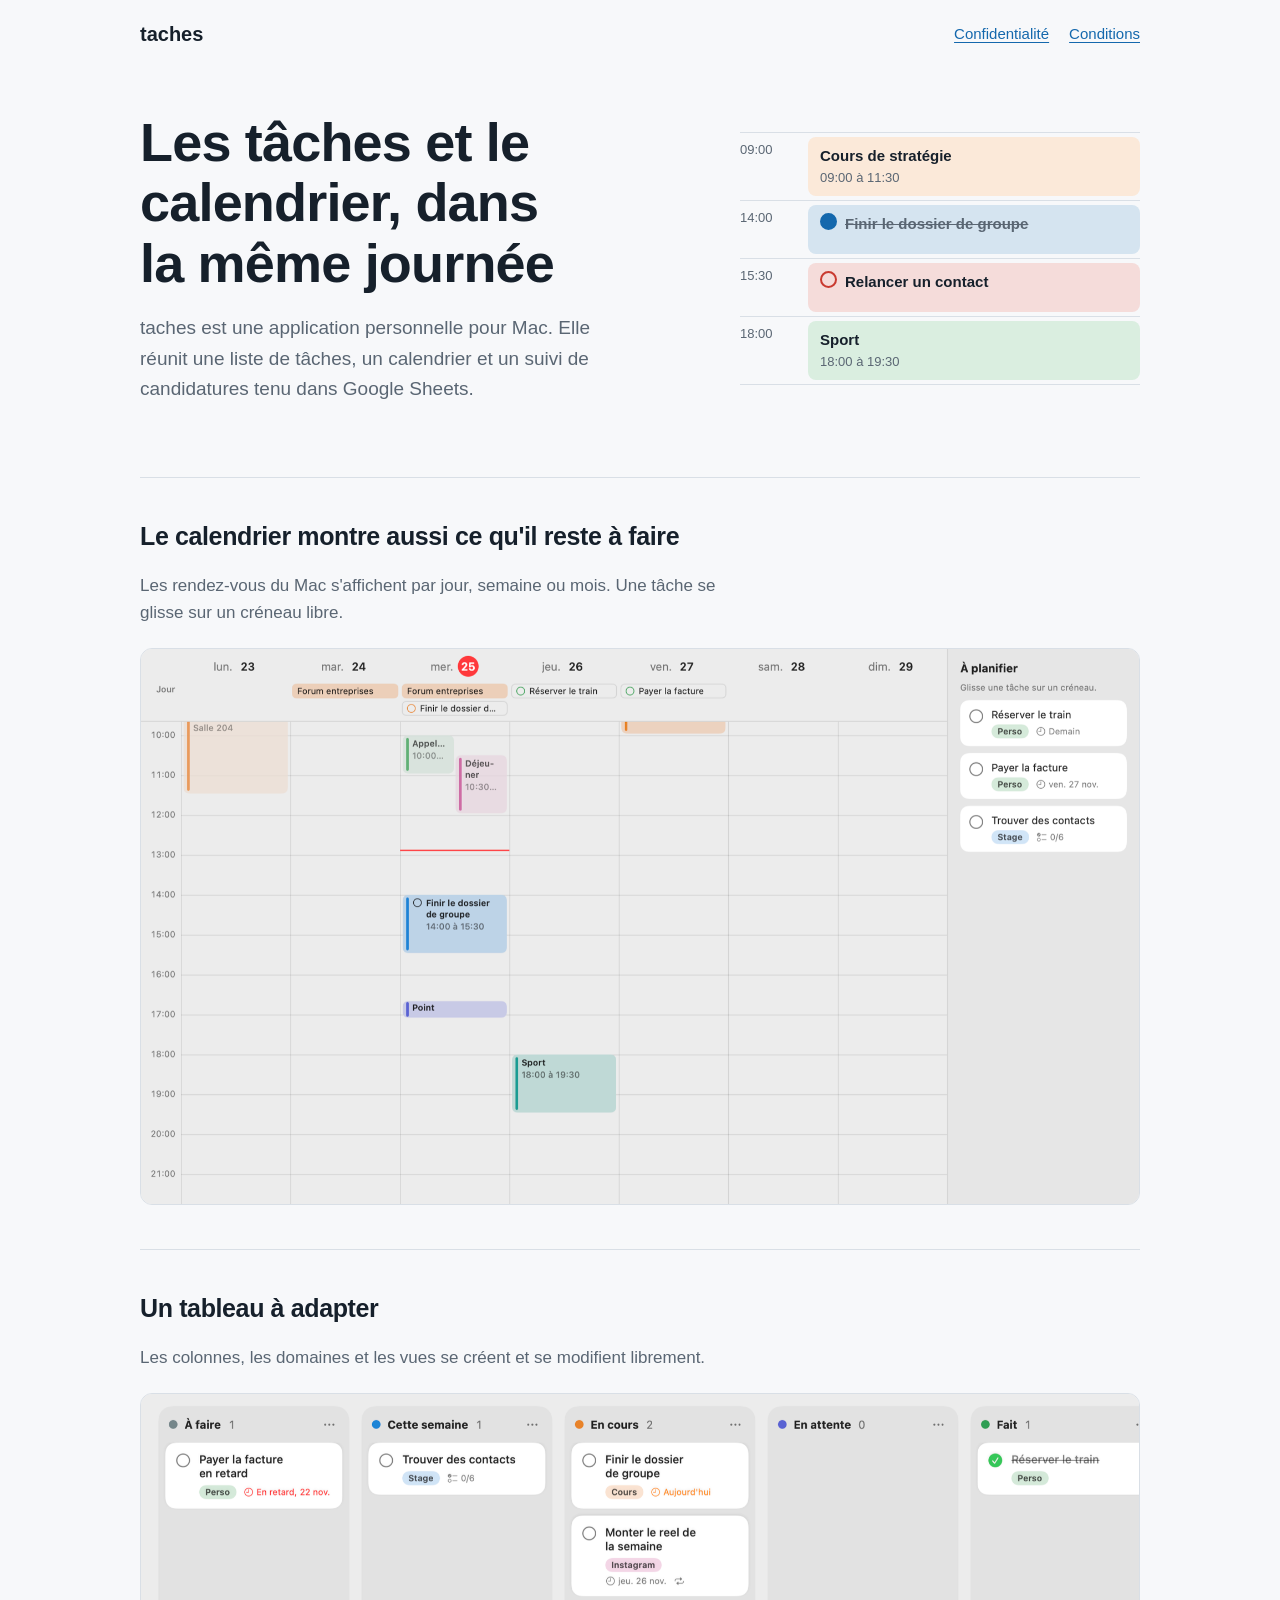
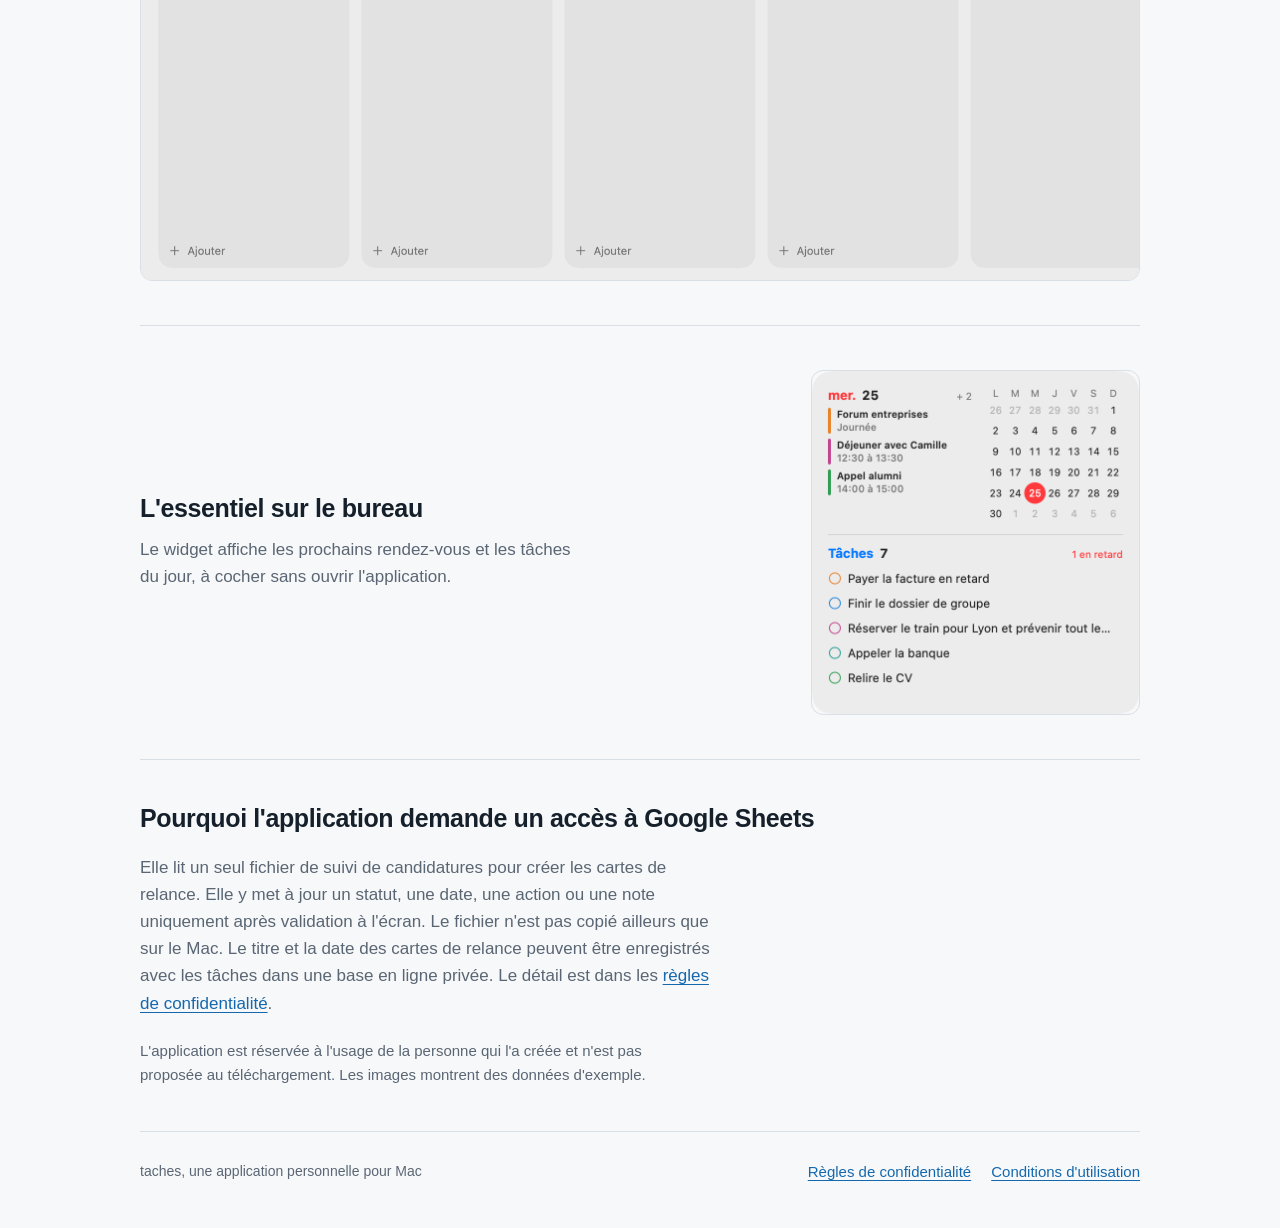
<file: index.html>
<!doctype html>
<html lang="fr">
<head>
<meta charset="utf-8">
<meta name="viewport" content="width=device-width,initial-scale=1,viewport-fit=cover">
<title>taches</title>
<meta name="description" content="Une application personnelle pour Mac qui réunit tâches, calendrier et suivi de candidatures.">
<meta name="color-scheme" content="light dark">
<link rel="stylesheet" href="style.css">
</head>
<body>
<div class="page">
<header><a class="nom" href="./">taches</a>
<nav aria-label="Pages"><a href="confidentialite.html">Confidentialité</a><a href="conditions.html">Conditions</a></nav></header>
<main>
<section class="accueil">
<div class="mots"><h1>Les tâches et le calendrier, dans la même journée</h1>
<p>taches est une application personnelle pour Mac. Elle réunit une liste de tâches, un calendrier et un suivi de candidatures tenu dans Google Sheets.</p></div>
<ul class="jour" aria-label="Exemple de journée">
<li><time>09:00</time><div class="bloc" style="--c:var(--orange)">Cours de stratégie<small>09:00 à 11:30</small></div></li>
<li><time>14:00</time><div class="bloc tache fait" style="--c:var(--bleu)">Finir le dossier de groupe</div></li>
<li><time>15:30</time><div class="bloc tache" style="--c:var(--rouge)">Relancer un contact</div></li>
<li><time>18:00</time><div class="bloc" style="--c:var(--vert)">Sport<small>18:00 à 19:30</small></div></li>
</ul>
</section>
<section class="partie"><h2>Le calendrier montre aussi ce qu'il reste à faire</h2>
<p>Les rendez-vous du Mac s'affichent par jour, semaine ou mois. Une tâche se glisse sur un créneau libre.</p>
<img src="calendrier.png" width="1800" height="1002" alt="Vue semaine du calendrier, avec les tâches à planifier sur la droite. Données d'exemple."></section>
<section class="partie"><h2>Un tableau à adapter</h2>
<p>Les colonnes, les domaines et les vues se créent et se modifient librement.</p>
<img src="kanban.png" alt="Tableau de tâches en colonnes. Données d'exemple."></section>
<section class="partie duo"><div class="mots"><h2>L'essentiel sur le bureau</h2>
<p>Le widget affiche les prochains rendez-vous et les tâches du jour, à cocher sans ouvrir l'application.</p></div>
<img src="widget.png" width="658" height="690" alt="Widget avec rendez-vous, mois et tâches du jour. Données d'exemple."></section>
<section class="partie"><h2>Pourquoi l'application demande un accès à Google Sheets</h2>
<p>Elle lit un seul fichier de suivi de candidatures pour créer les cartes de relance. Elle y met à jour un statut, une date, une action ou une note uniquement après validation à l'écran. Le fichier n'est pas copié ailleurs que sur le Mac. Le titre et la date des cartes de relance peuvent être enregistrés avec les tâches dans une base en ligne privée. Le détail est dans les <a href="confidentialite.html">règles de confidentialité</a>.</p>
<p class="note">L'application est réservée à l'usage de la personne qui l'a créée et n'est pas proposée au téléchargement. Les images montrent des données d'exemple.</p></section>
</main>
<footer><span>taches, une application personnelle pour Mac</span><nav aria-label="Pages légales"><a href="confidentialite.html">Règles de confidentialité</a><a href="conditions.html">Conditions d'utilisation</a></nav></footer>
</div>
</body>
</html>
</file>
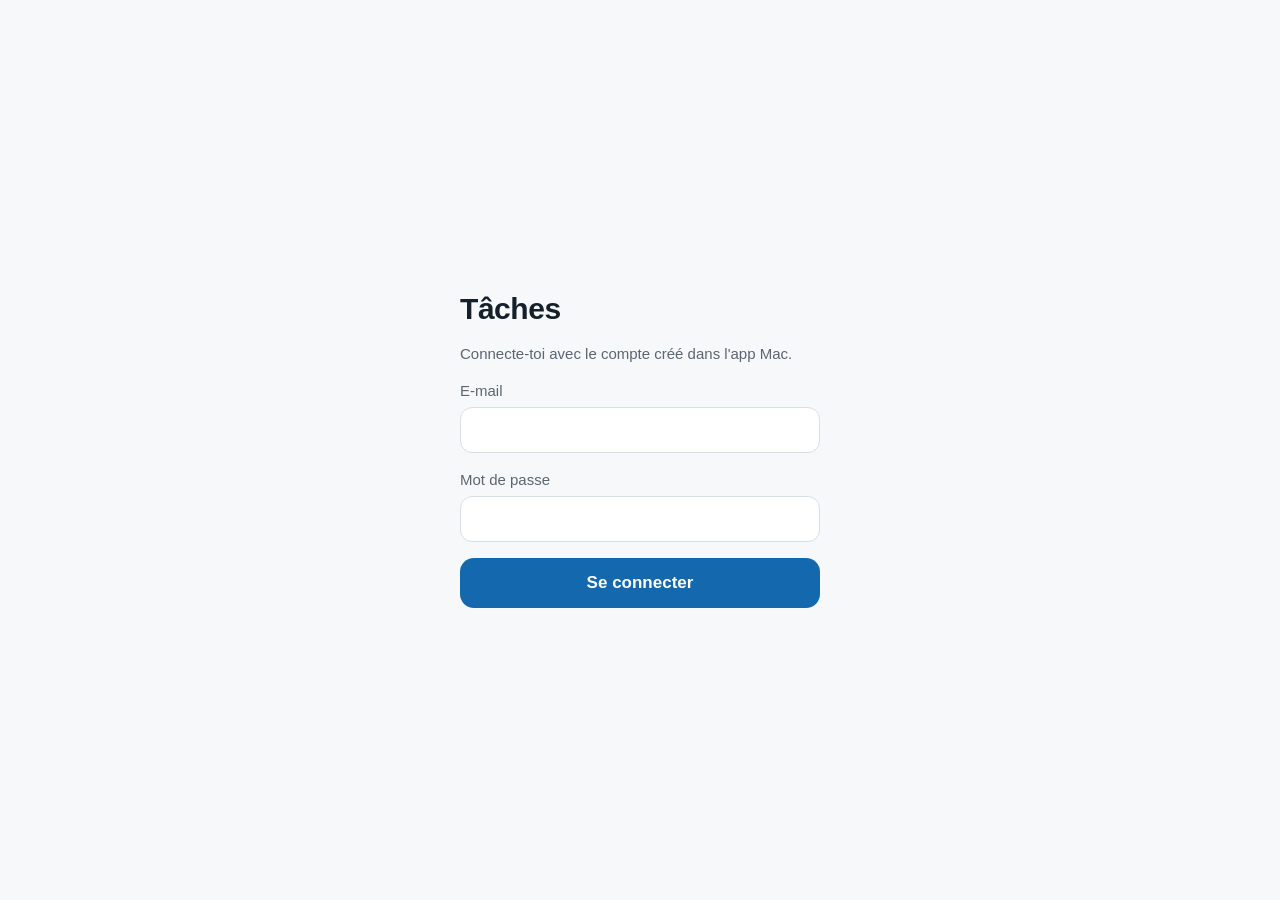
<file: app/index.html>
<!doctype html>
<html lang="fr">
<head>
<meta charset="utf-8">
<meta name="viewport" content="width=device-width, initial-scale=1, viewport-fit=cover">
<meta http-equiv="Content-Security-Policy" content="default-src 'none'; script-src 'self'; style-src 'self'; img-src 'self'; connect-src 'self' https://iwdoelgsrisgncpbewxf.supabase.co; manifest-src 'self'; worker-src 'self'; base-uri 'none'; form-action 'none'">
<meta name="referrer" content="no-referrer">
<meta name="robots" content="noindex">
<meta name="apple-mobile-web-app-capable" content="yes">
<meta name="mobile-web-app-capable" content="yes">
<meta name="apple-mobile-web-app-title" content="Tâches">
<meta name="theme-color" content="#f7f8fa" media="(prefers-color-scheme: light)">
<meta name="theme-color" content="#14191f" media="(prefers-color-scheme: dark)">
<link rel="manifest" href="manifest.webmanifest">
<link rel="apple-touch-icon" href="icone-180.png?v=2">
<link rel="icon" href="icone-180.png?v=2">
<link rel="stylesheet" href="app.css">
<title>Tâches</title>
</head>
<body>
<noscript>Tâches a besoin de JavaScript.</noscript>

<main id="connexion" hidden>
  <form id="formulaire">
    <h1>Tâches</h1>
    <p class="doux">Connecte-toi avec le compte créé dans l'app Mac.</p>
    <label>E-mail<input name="email" type="email" autocomplete="username" inputmode="email" autocapitalize="off" required></label>
    <label>Mot de passe<input name="password" type="password" autocomplete="current-password" required></label>
    <p class="erreur" id="erreur" role="alert" hidden></p>
    <button class="plein">Se connecter</button>
  </form>
</main>

<div id="app" hidden>
  <header>
    <div><h1 id="titre"></h1><p class="doux" id="sousTitre"></p></div>
    <button id="etat" class="etat" aria-label="Synchronisation"><span class="point"></span><span id="etatTexte"></span></button>
  </header>
  <main id="contenu"></main>
  <nav aria-label="Vues">
    <button data-vue="jour"><svg viewBox="0 0 24 24" aria-hidden="true"><circle cx="12" cy="12" r="4.2"/><path d="M12 2.5v2.6M12 18.9v2.6M2.5 12h2.6M18.9 12h2.6M5.3 5.3l1.8 1.8M16.9 16.9l1.8 1.8M5.3 18.7l1.8-1.8M16.9 7.1l1.8-1.8"/></svg>Aujourd'hui</button>
    <button id="plus" aria-label="Nouvelle tâche"><svg viewBox="0 0 24 24" aria-hidden="true"><path d="M12 5v14M5 12h14"/></svg></button>
    <button data-vue="kanban"><svg viewBox="0 0 24 24" aria-hidden="true"><rect x="3.5" y="4" width="4.6" height="16" rx="1.4"/><rect x="9.7" y="4" width="4.6" height="11" rx="1.4"/><rect x="15.9" y="4" width="4.6" height="7" rx="1.4"/></svg>Kanban</button>
  </nav>
</div>
<div id="avis" role="status" aria-live="polite" hidden><span></span><button hidden>Annuler</button></div>
<dialog id="feuille" aria-label="Fenêtre"></dialog>
<script type="module" src="app.js"></script>
</body>
</html>
</file>
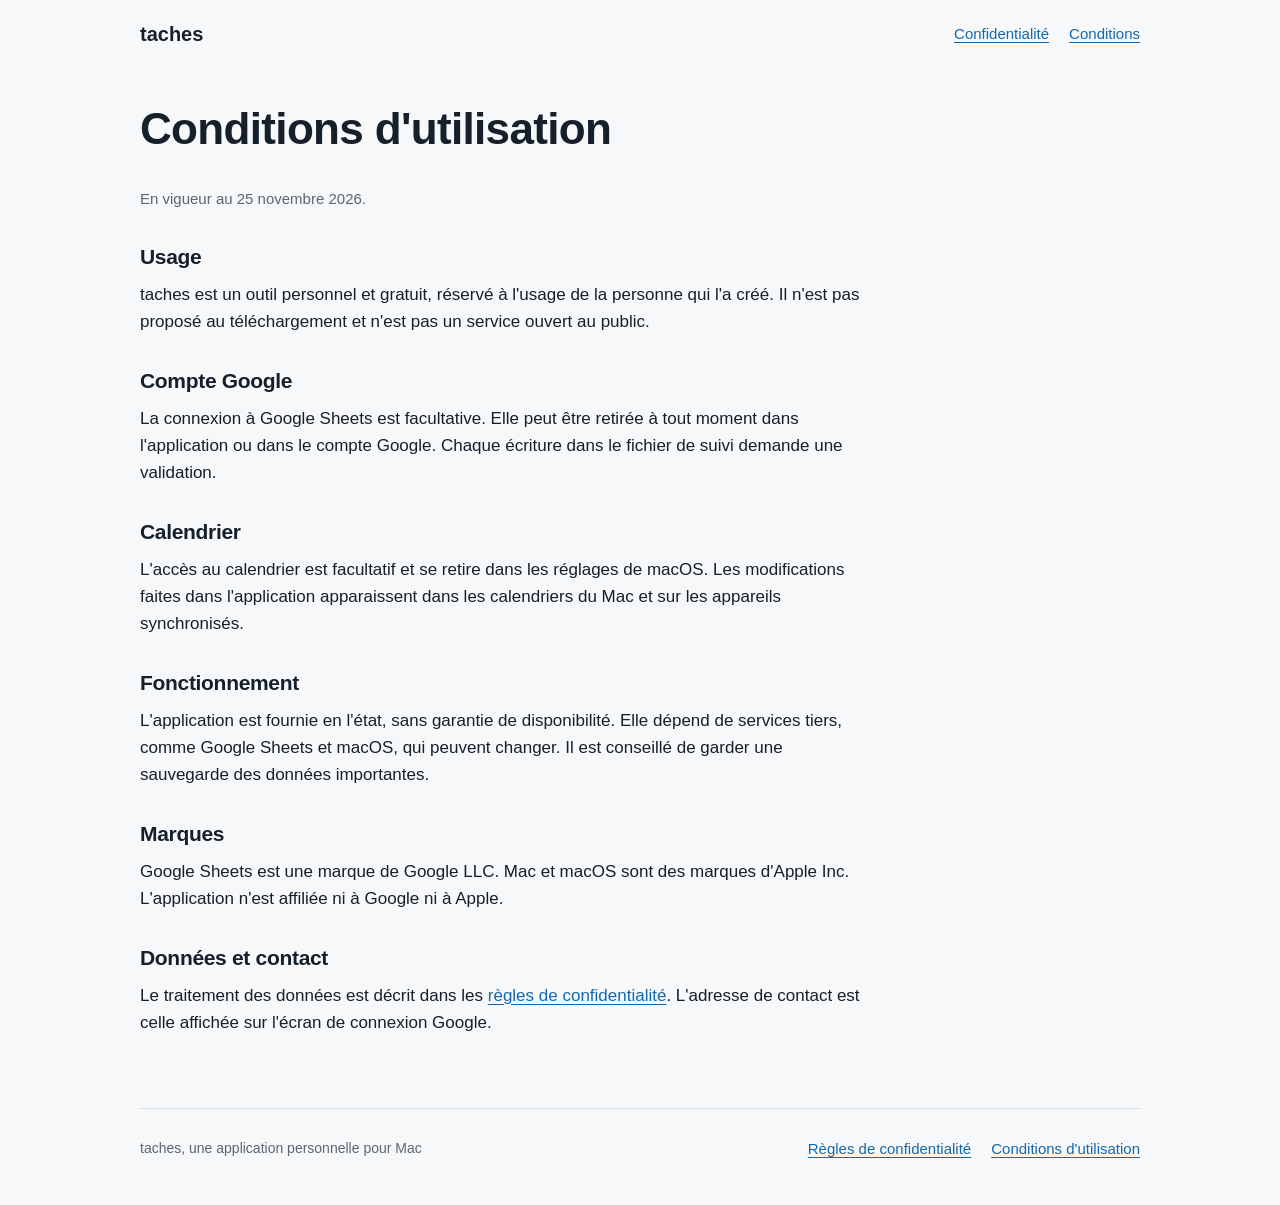
<file: conditions.html>
<!doctype html>
<html lang="fr">
<head>
<meta charset="utf-8">
<meta name="viewport" content="width=device-width,initial-scale=1,viewport-fit=cover">
<title>Conditions d'utilisation de taches</title>
<meta name="description" content="Les conditions d'utilisation de l'application taches.">
<meta name="color-scheme" content="light dark">
<link rel="stylesheet" href="style.css">
</head>
<body>
<div class="page">
<header><a class="nom" href="./">taches</a>
<nav aria-label="Pages"><a href="confidentialite.html">Confidentialité</a><a href="conditions.html">Conditions</a></nav></header>
<main>
<article class="droit">
<h1>Conditions d'utilisation</h1>
<p class="note">En vigueur au 25 novembre 2026.</p>
<section><h2>Usage</h2><p>taches est un outil personnel et gratuit, réservé à l'usage de la personne qui l'a créé. Il n'est pas proposé au téléchargement et n'est pas un service ouvert au public.</p></section>
<section><h2>Compte Google</h2><p>La connexion à Google Sheets est facultative. Elle peut être retirée à tout moment dans l'application ou dans le compte Google. Chaque écriture dans le fichier de suivi demande une validation.</p></section>
<section><h2>Calendrier</h2><p>L'accès au calendrier est facultatif et se retire dans les réglages de macOS. Les modifications faites dans l'application apparaissent dans les calendriers du Mac et sur les appareils synchronisés.</p></section>
<section><h2>Fonctionnement</h2><p>L'application est fournie en l'état, sans garantie de disponibilité. Elle dépend de services tiers, comme Google Sheets et macOS, qui peuvent changer. Il est conseillé de garder une sauvegarde des données importantes.</p></section>
<section><h2>Marques</h2><p>Google Sheets est une marque de Google LLC. Mac et macOS sont des marques d'Apple Inc. L'application n'est affiliée ni à Google ni à Apple.</p></section>
<section><h2>Données et contact</h2><p>Le traitement des données est décrit dans les <a href="confidentialite.html">règles de confidentialité</a>. L'adresse de contact est celle affichée sur l'écran de connexion Google.</p></section>
</article>
</main>
<footer><span>taches, une application personnelle pour Mac</span><nav aria-label="Pages légales"><a href="confidentialite.html">Règles de confidentialité</a><a href="conditions.html">Conditions d'utilisation</a></nav></footer>
</div>
</body>
</html>
</file>
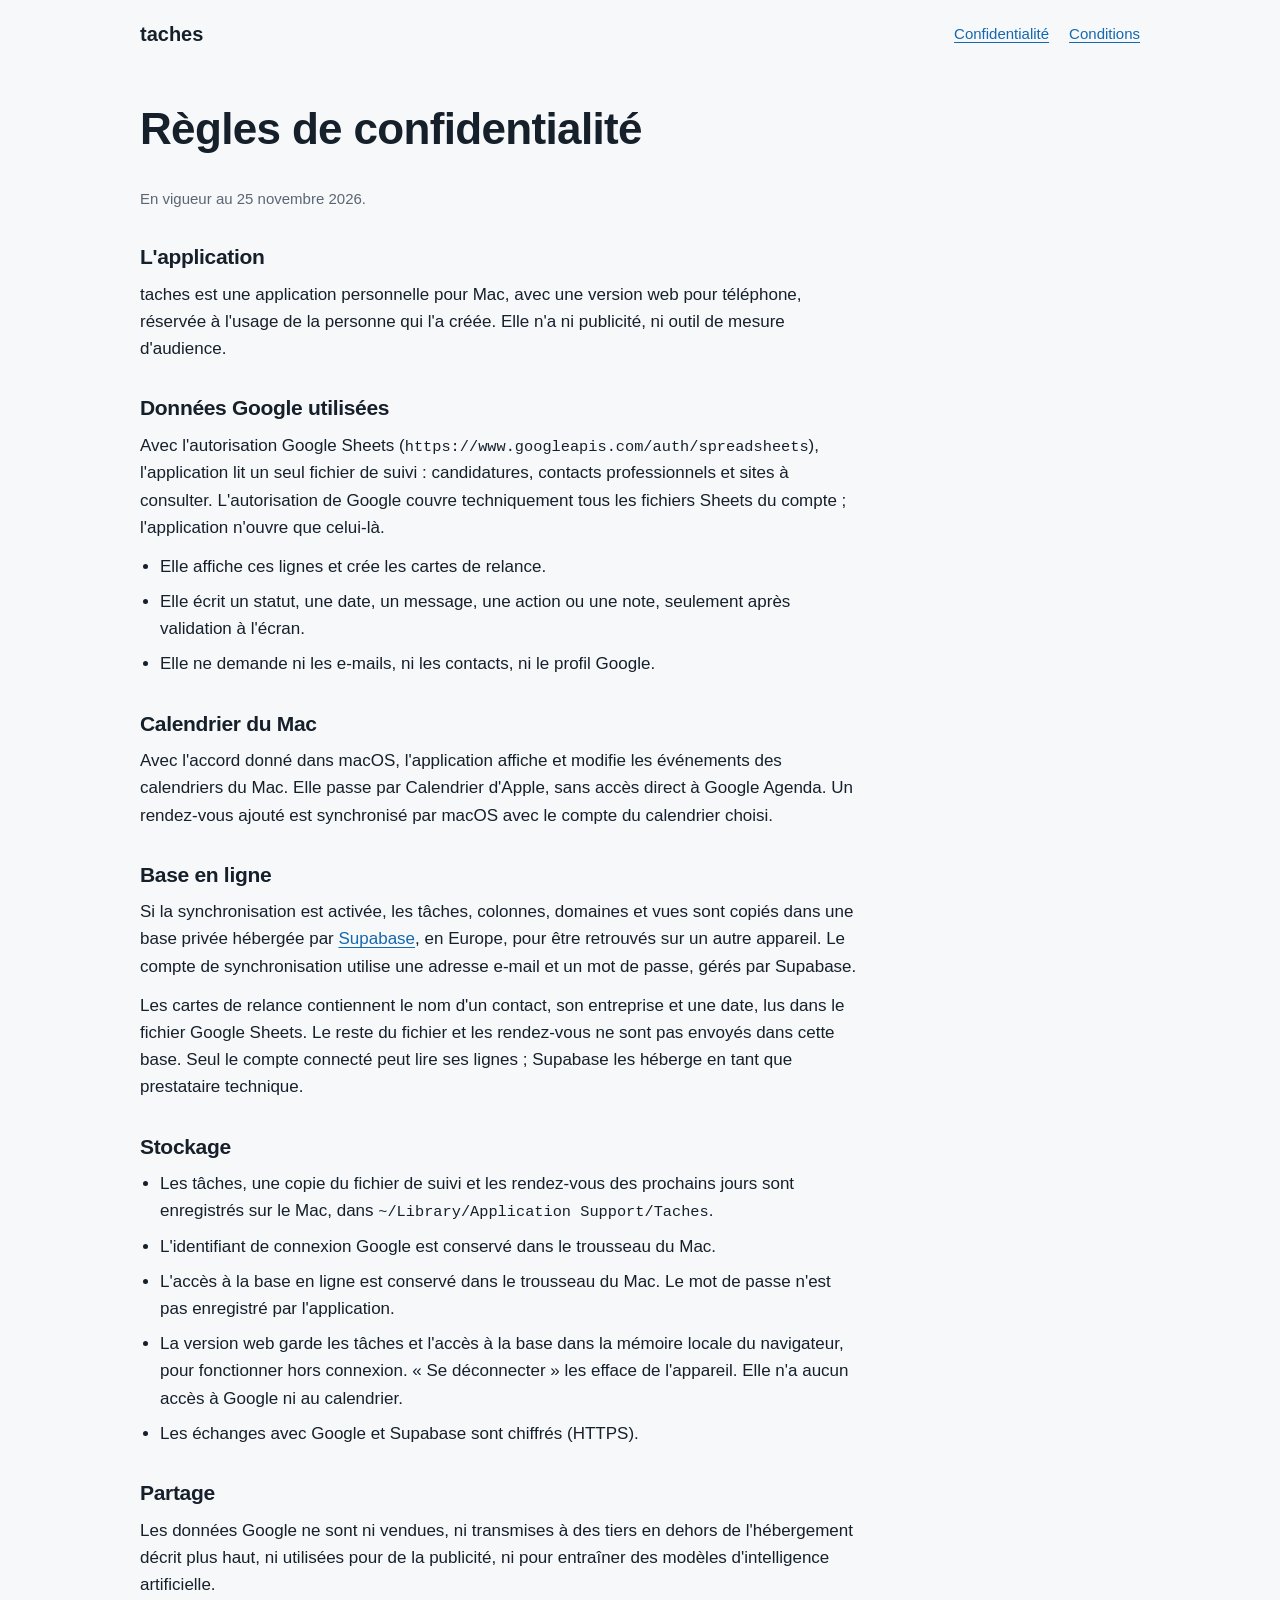
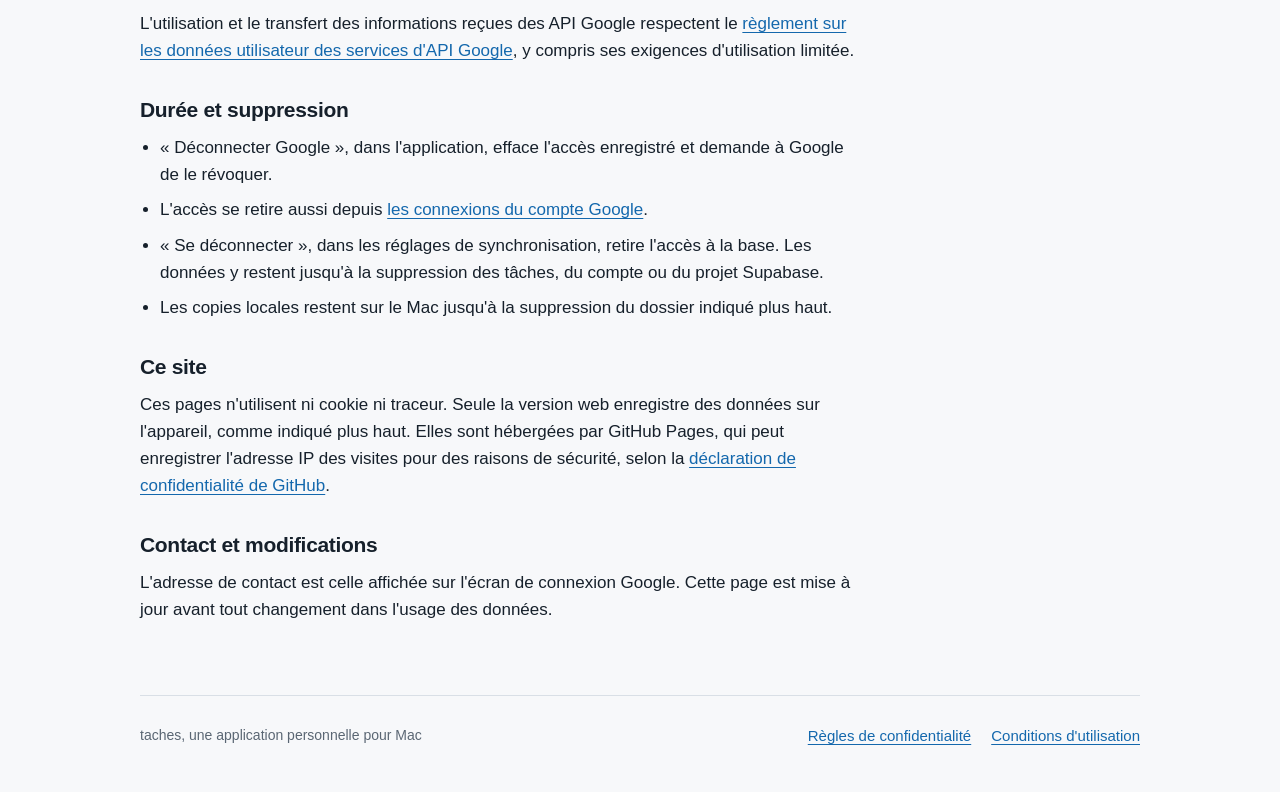
<file: confidentialite.html>
<!doctype html>
<html lang="fr">
<head>
<meta charset="utf-8">
<meta name="viewport" content="width=device-width,initial-scale=1,viewport-fit=cover">
<title>Règles de confidentialité de taches</title>
<meta name="description" content="Les données utilisées par taches, leur stockage et leur suppression.">
<meta name="color-scheme" content="light dark">
<link rel="stylesheet" href="style.css">
</head>
<body>
<div class="page">
<header><a class="nom" href="./">taches</a>
<nav aria-label="Pages"><a href="confidentialite.html">Confidentialité</a><a href="conditions.html">Conditions</a></nav></header>
<main>
<article class="droit">
<h1>Règles de confidentialité</h1>
<p class="note">En vigueur au 25 novembre 2026.</p>
<section><h2>L'application</h2><p>taches est une application personnelle pour Mac, avec une version web pour téléphone, réservée à l'usage de la personne qui l'a créée. Elle n'a ni publicité, ni outil de mesure d'audience.</p></section>
<section><h2>Données Google utilisées</h2><p>Avec l'autorisation Google Sheets (<code>https://www.googleapis.com/auth/spreadsheets</code>), l'application lit un seul fichier de suivi : candidatures, contacts professionnels et sites à consulter. L'autorisation de Google couvre techniquement tous les fichiers Sheets du compte ; l'application n'ouvre que celui-là.</p>
<ul><li>Elle affiche ces lignes et crée les cartes de relance.</li><li>Elle écrit un statut, une date, un message, une action ou une note, seulement après validation à l'écran.</li><li>Elle ne demande ni les e-mails, ni les contacts, ni le profil Google.</li></ul></section>
<section><h2>Calendrier du Mac</h2><p>Avec l'accord donné dans macOS, l'application affiche et modifie les événements des calendriers du Mac. Elle passe par Calendrier d'Apple, sans accès direct à Google Agenda. Un rendez-vous ajouté est synchronisé par macOS avec le compte du calendrier choisi.</p></section>
<section><h2>Base en ligne</h2><p>Si la synchronisation est activée, les tâches, colonnes, domaines et vues sont copiés dans une base privée hébergée par <a href="https://supabase.com/privacy">Supabase</a>, en Europe, pour être retrouvés sur un autre appareil. Le compte de synchronisation utilise une adresse e-mail et un mot de passe, gérés par Supabase.</p><p>Les cartes de relance contiennent le nom d'un contact, son entreprise et une date, lus dans le fichier Google Sheets. Le reste du fichier et les rendez-vous ne sont pas envoyés dans cette base. Seul le compte connecté peut lire ses lignes ; Supabase les héberge en tant que prestataire technique.</p></section>
<section><h2>Stockage</h2><ul><li>Les tâches, une copie du fichier de suivi et les rendez-vous des prochains jours sont enregistrés sur le Mac, dans <code>~/Library/Application Support/Taches</code>.</li><li>L'identifiant de connexion Google est conservé dans le trousseau du Mac.</li><li>L'accès à la base en ligne est conservé dans le trousseau du Mac. Le mot de passe n'est pas enregistré par l'application.</li><li>La version web garde les tâches et l'accès à la base dans la mémoire locale du navigateur, pour fonctionner hors connexion. « Se déconnecter » les efface de l'appareil. Elle n'a aucun accès à Google ni au calendrier.</li><li>Les échanges avec Google et Supabase sont chiffrés (HTTPS).</li></ul></section>
<section><h2>Partage</h2><p>Les données Google ne sont ni vendues, ni transmises à des tiers en dehors de l'hébergement décrit plus haut, ni utilisées pour de la publicité, ni pour entraîner des modèles d'intelligence artificielle.</p>
<p>L'utilisation et le transfert des informations reçues des API Google respectent le <a href="https://developers.google.com/terms/api-services-user-data-policy">règlement sur les données utilisateur des services d'API Google</a>, y compris ses exigences d'utilisation limitée.</p></section>
<section><h2>Durée et suppression</h2><ul><li>« Déconnecter Google », dans l'application, efface l'accès enregistré et demande à Google de le révoquer.</li><li>L'accès se retire aussi depuis <a href="https://myaccount.google.com/connections">les connexions du compte Google</a>.</li><li>« Se déconnecter », dans les réglages de synchronisation, retire l'accès à la base. Les données y restent jusqu'à la suppression des tâches, du compte ou du projet Supabase.</li><li>Les copies locales restent sur le Mac jusqu'à la suppression du dossier indiqué plus haut.</li></ul></section>
<section><h2>Ce site</h2><p>Ces pages n'utilisent ni cookie ni traceur. Seule la version web enregistre des données sur l'appareil, comme indiqué plus haut. Elles sont hébergées par GitHub Pages, qui peut enregistrer l'adresse IP des visites pour des raisons de sécurité, selon la <a href="https://docs.github.com/fr/site-policy/privacy-policies/github-general-privacy-statement">déclaration de confidentialité de GitHub</a>.</p></section>
<section><h2>Contact et modifications</h2><p>L'adresse de contact est celle affichée sur l'écran de connexion Google. Cette page est mise à jour avant tout changement dans l'usage des données.</p></section>
</article>
</main>
<footer><span>taches, une application personnelle pour Mac</span><nav aria-label="Pages légales"><a href="confidentialite.html">Règles de confidentialité</a><a href="conditions.html">Conditions d'utilisation</a></nav></footer>
</div>
</body>
</html>
</file>
<file: style.css>
/* Une journée : à gauche le rail des heures, à droite ce qui s'y pose. */
:root{--fond:#f7f8fa;--carte:#fff;--encre:#16202b;--doux:#5a6673;--trait:#d9dfe6;--bleu:#1468ad;--rouge:#c93a30;--orange:#e8832a;--vert:#2f9e53;
--titre:ui-rounded,"SF Pro Rounded",-apple-system,"Avenir Next","Segoe UI",sans-serif;--texte:-apple-system,"SF Pro Text","Segoe UI",Roboto,sans-serif}
@media (prefers-color-scheme:dark){:root{--fond:#14191f;--carte:#1d242c;--encre:#eaf0f6;--doux:#9ba8b5;--trait:#313b46;--bleu:#6cb6f2;--rouge:#ff7066;--orange:#f0a05a;--vert:#6cc98a;color-scheme:dark}}
*{box-sizing:border-box}
body{margin:0;background:var(--fond);color:var(--encre);font:17px/1.6 var(--texte)}
.page{max-width:1040px;margin:0 auto;padding-inline:max(20px,env(safe-area-inset-left,0px)) max(20px,env(safe-area-inset-right,0px))}
a{color:var(--bleu);text-underline-offset:3px}a:focus-visible{outline:3px solid var(--bleu);outline-offset:3px;border-radius:4px}
header{display:flex;flex-wrap:wrap;gap:8px 24px;align-items:center;justify-content:space-between;padding-block:22px}
header .nom{font:700 20px var(--titre);color:var(--encre);text-decoration:none}
nav{display:flex;flex-wrap:wrap;gap:4px 20px;font-size:15px}
h1,h2{font-family:var(--titre);line-height:1.12;text-wrap:balance;letter-spacing:-.015em}
h1{font-size:clamp(34px,5.4vw,54px);margin:0}
h2{font-size:25px;margin:0}
p{margin:0}
.accueil{display:grid;grid-template-columns:minmax(0,1fr) minmax(0,400px);gap:56px;align-items:center;padding-block:44px 72px}
.accueil div.mots{display:grid;gap:20px}.mots p{max-width:46ch;color:var(--doux);font-size:19px}
.jour{list-style:none;margin:0;padding:0;border-top:1px solid var(--trait);font-size:15px}
.jour li{display:grid;grid-template-columns:56px minmax(0,1fr);gap:12px;min-height:58px;border-bottom:1px solid var(--trait)}
.jour time{color:var(--doux);font-size:13px;font-variant-numeric:tabular-nums;padding-top:7px}
.bloc{align-self:stretch;margin:4px 0;padding:7px 12px;border-radius:8px;background:color-mix(in srgb,var(--c) 18%,var(--carte));font-weight:600}
.bloc small{display:block;font-weight:400;color:var(--doux);font-size:13px}
.tache::before{content:"";display:inline-block;width:13px;height:13px;margin-right:8px;vertical-align:-1px;border:2px solid var(--c);border-radius:50%}
.fait::before{background:var(--c)}.fait{text-decoration:line-through;color:var(--doux)}
.partie{display:grid;gap:22px;padding-block:44px;border-top:1px solid var(--trait)}
.partie>p{max-width:62ch;color:var(--doux)}
.partie img{display:block;width:100%;height:auto;border:1px solid var(--trait);border-radius:12px}
.duo{grid-template-columns:minmax(0,1fr) minmax(0,329px);align-items:center;gap:22px 56px}.duo .mots{display:grid;gap:14px}.duo .mots p{font-size:17px}
.note{font-size:15px;color:var(--doux)}
.droit{max-width:720px;display:grid;gap:34px;padding-block:36px 72px}.droit section{display:grid;gap:12px}.droit h1{font-size:clamp(32px,5vw,44px)}.droit h2{font-size:21px}
.droit ul{margin:0;padding-left:20px;display:grid;gap:8px}.droit code{font-size:.9em;overflow-wrap:anywhere}
footer{display:flex;flex-wrap:wrap;gap:6px 24px;justify-content:space-between;padding-block:28px 44px;border-top:1px solid var(--trait);font-size:14px;color:var(--doux)}
@media (max-width:760px){.accueil,.duo{grid-template-columns:minmax(0,1fr);gap:34px}.accueil{padding-block:24px 52px}.duo img{max-width:329px}}
</file>
<file: app/app.css>
:root{--fond:#f7f8fa;--carte:#fff;--encre:#16202b;--doux:#5a6673;--trait:#d9dfe6;--bleu:#1468ad;--surbleu:#fff;--rouge:#b92f26;--orange:#e8832a;--vert:#2f9e53;--creux:#eceff3;--voile:rgb(16 24 32/.38);
--titre:ui-rounded,"SF Pro Rounded",-apple-system,"Avenir Next","Segoe UI",sans-serif;--texte:-apple-system,"SF Pro Text","Segoe UI",Roboto,sans-serif;
--g:max(16px,env(safe-area-inset-left,0px));--d:max(16px,env(safe-area-inset-right,0px));--bas:env(safe-area-inset-bottom,0px)}
@media (prefers-color-scheme:dark){:root{--fond:#14191f;--carte:#1d242c;--encre:#eaf0f6;--doux:#9ba8b5;--trait:#313b46;--bleu:#6cb6f2;--surbleu:#0c1a27;--rouge:#ff7d74;--orange:#f0a05a;--vert:#6cc98a;--creux:#232b34;--voile:rgb(0 0 0/.55);color-scheme:dark}}
*{box-sizing:border-box;-webkit-tap-highlight-color:transparent}
[hidden]{display:none!important}
html{height:100%;-webkit-text-size-adjust:100%}
body{margin:0;min-height:100%;background:var(--fond);color:var(--encre);font:17px/1.4 var(--texte);overscroll-behavior-y:none}
h1,h2{font-family:var(--titre);letter-spacing:-.015em;line-height:1.15;margin:0}
h1{font-size:30px}h2{font-size:20px}p{margin:0}
.doux{color:var(--doux);font-size:15px}.erreur{color:var(--rouge);font-size:15px}
button,input,select,textarea{font:inherit;color:inherit}
button{border:0;background:none;padding:0;touch-action:manipulation;cursor:pointer}
button:disabled{opacity:.45}
:focus-visible{outline:3px solid var(--bleu);outline-offset:2px;border-radius:6px}
input:not([type=checkbox]),select,textarea{width:100%;min-height:46px;padding:10px 12px;border:1px solid var(--trait);border-radius:12px;background:var(--carte);font-size:17px}
textarea{resize:none;field-sizing:content;line-height:1.35}
.plein{min-height:50px;padding:0 18px;border-radius:14px;background:var(--bleu);color:var(--surbleu);font-weight:600}
svg{width:25px;height:25px;fill:none;stroke:currentColor;stroke-width:1.9;stroke-linecap:round;stroke-linejoin:round}

#connexion{min-height:100dvh;display:grid;place-items:center;padding:32px var(--d) 32px var(--g)}
#formulaire{display:grid;gap:16px;width:100%;max-width:360px}#formulaire label{display:grid;gap:6px;font-size:15px;color:var(--doux)}#formulaire input{color:var(--encre)}

#app{display:flex;flex-direction:column;height:100dvh}
header{display:flex;justify-content:space-between;align-items:flex-end;gap:12px;padding:calc(env(safe-area-inset-top,0px) + 14px) var(--d) 10px var(--g)}
header>div{min-width:0}#sousTitre::first-letter{text-transform:uppercase}
.etat{display:flex;align-items:center;gap:7px;min-height:44px;font-size:14px;color:var(--doux);flex:none;max-width:48%;text-align:right}
.point{width:9px;height:9px;border-radius:50%;background:var(--vert);flex:none}.etat[data-e=attente] .point{background:var(--orange)}.etat[data-e=erreur] .point{background:var(--rouge)}
#contenu{flex:1;min-height:0;overflow-y:auto;overscroll-behavior:contain}
nav{display:grid;grid-template-columns:1fr auto 1fr;align-items:center;padding:6px var(--d) calc(6px + var(--bas)) var(--g);border-top:1px solid var(--trait);background:var(--carte)}
nav button{display:grid;justify-items:center;gap:1px;min-height:50px;align-content:center;font-size:11.5px;color:var(--doux)}
nav button[aria-current=page]{color:var(--bleu);font-weight:600}
#plus{width:56px;height:50px;border-radius:18px;background:var(--bleu);color:var(--surbleu)}

.jour{display:grid;gap:26px;padding:6px var(--d) 32px var(--g);max-width:680px;margin:0 auto}
.jour section{display:grid;gap:4px}
.liste{list-style:none;margin:0;padding:0}
.ligne{display:flex;gap:4px;align-items:flex-start;border-bottom:1px solid var(--trait)}
.ligne>.ouvrir{flex:1;min-width:0;padding:11px 0;text-align:left}
.coche{flex:none;width:44px;height:46px;margin-left:-11px;display:grid;place-items:center}
.coche i{width:23px;height:23px;border:2px solid var(--doux);border-radius:50%;display:grid;place-items:center}
.coche[aria-pressed=true] i{background:var(--vert);border-color:var(--vert)}
.coche[aria-pressed=true] i::after{content:"";width:6px;height:10px;margin-top:-2px;border:solid var(--fond);border-width:0 2.4px 2.4px 0;transform:rotate(45deg)}
.nom{display:block;overflow-wrap:anywhere}.faite .nom{text-decoration:line-through;color:var(--doux)}
.infos{display:flex;flex-wrap:wrap;gap:2px 12px;margin-top:3px;font-size:13.5px;color:var(--doux)}
.infos span{display:inline-flex;align-items:center;gap:5px}.infos b{font-weight:400}
.pastille{width:8px;height:8px;border-radius:50%;background:var(--c,#75858a);flex:none}
.retard{color:var(--rouge)}
.choisir{flex:none;min-height:46px;padding-left:10px;font-size:15px;color:var(--bleu)}
.vide{color:var(--doux);padding:8px 0}

.filtres{display:flex;gap:8px;overflow-x:auto;padding:2px var(--d) 10px var(--g);scrollbar-width:none;flex:none}
.filtres::-webkit-scrollbar,.tableau::-webkit-scrollbar{display:none}
.puce{flex:none;display:inline-flex;align-items:center;gap:7px;min-height:38px;padding:0 14px;border-radius:19px;background:var(--creux);font-size:15px;white-space:nowrap}
.puce[aria-pressed=true]{background:var(--bleu);color:var(--surbleu)}
.kanban{display:flex;flex-direction:column;height:100%}
.tableau{flex:1;min-height:0;display:flex;gap:12px;overflow-x:auto;scroll-snap-type:x mandatory;scroll-padding-left:var(--g);padding:0 var(--d) 12px var(--g);scrollbar-width:none}
.colonne{flex:none;width:min(84vw,330px);scroll-snap-align:start;display:flex;flex-direction:column;max-height:100%;align-self:flex-start;background:var(--creux);border-radius:18px}
.colonne>h2{display:flex;align-items:center;gap:9px;padding:13px 14px 9px;font-size:17px}.colonne>h2 .pastille{width:10px;height:10px}.colonne>h2 b{font-weight:400;color:var(--doux);font-variant-numeric:tabular-nums}
.cartes{overflow-y:auto;overscroll-behavior:contain;display:grid;gap:8px;padding:0 8px 10px;min-height:0}
.carte{display:flex;background:var(--carte);border-radius:13px;padding-left:12px}
.carte>.ouvrir{flex:1;min-width:0;text-align:left;padding:10px 6px 10px 0}
.plusInfos{flex:none;width:44px;min-height:46px;color:var(--doux);display:grid;place-items:center}
.ajout{margin:0 8px 8px;min-height:44px;padding:0 6px;text-align:left;color:var(--doux)}

#avis{position:fixed;left:var(--g);right:var(--d);bottom:calc(78px + var(--bas));margin:0 auto;max-width:460px;display:flex;justify-content:space-between;gap:14px;align-items:center;padding:6px 16px;min-height:50px;border-radius:14px;background:var(--encre);color:var(--fond);font-size:15px}
#avis button{min-height:44px;font-weight:600;flex:none}

dialog{position:fixed;inset:auto 0 0;width:100%;max-width:620px;max-height:calc(100dvh - env(safe-area-inset-top,0px) - 20px);margin:0 auto;padding:0;border:0;border-radius:22px 22px 0 0;background:var(--fond);color:var(--encre);overflow:hidden}
dialog[open]{display:flex;flex-direction:column}
dialog::backdrop{background:var(--voile)}
.barre{display:flex;justify-content:space-between;align-items:center;gap:10px;padding:8px var(--d) 8px var(--g);border-bottom:1px solid var(--trait)}
.barre h2{font-size:17px;text-align:center;outline:0}.barre button{min-height:44px;color:var(--bleu);min-width:74px;text-align:left}.barre button:last-child{font-weight:600;text-align:right}
.fiche{overflow-y:auto;overscroll-behavior:contain;display:grid;gap:20px;padding:16px var(--d) calc(28px + var(--bas)) var(--g)}
.champ{display:grid;gap:6px}.champ>span,.champ>label{font-size:14px;color:var(--doux)}
.groupe{background:var(--carte);border-radius:14px;border:1px solid var(--trait)}
.groupe>*{display:flex;align-items:center;justify-content:space-between;gap:12px;min-height:50px;padding:2px 14px;width:100%;text-align:left}
.groupe>*+*{border-top:1px solid var(--trait)}
.groupe label>span{flex:none}
.groupe select,.groupe input:not([type=checkbox]){border:0;background:none;width:auto;min-width:0;max-width:62%;padding:8px 0;text-align:right;text-align-last:right}
.groupe .texte{max-width:none!important;flex:1;text-align:left!important;text-align-last:left!important}
input[type=checkbox]{flex:none;width:24px;height:24px;margin:0;accent-color:var(--bleu)}
.groupe button.danger{color:var(--rouge)}.groupe button.simple{color:var(--bleu);width:auto;min-width:44px;justify-content:center;padding:0}
.jours{display:flex;gap:8px;flex-wrap:wrap}
.lieu{color:var(--doux)}
@media (min-width:700px){nav{max-width:520px;width:100%;margin:0 auto;border:1px solid var(--trait);border-bottom:0;border-radius:18px 18px 0 0}.colonne{width:290px}}
</file>
